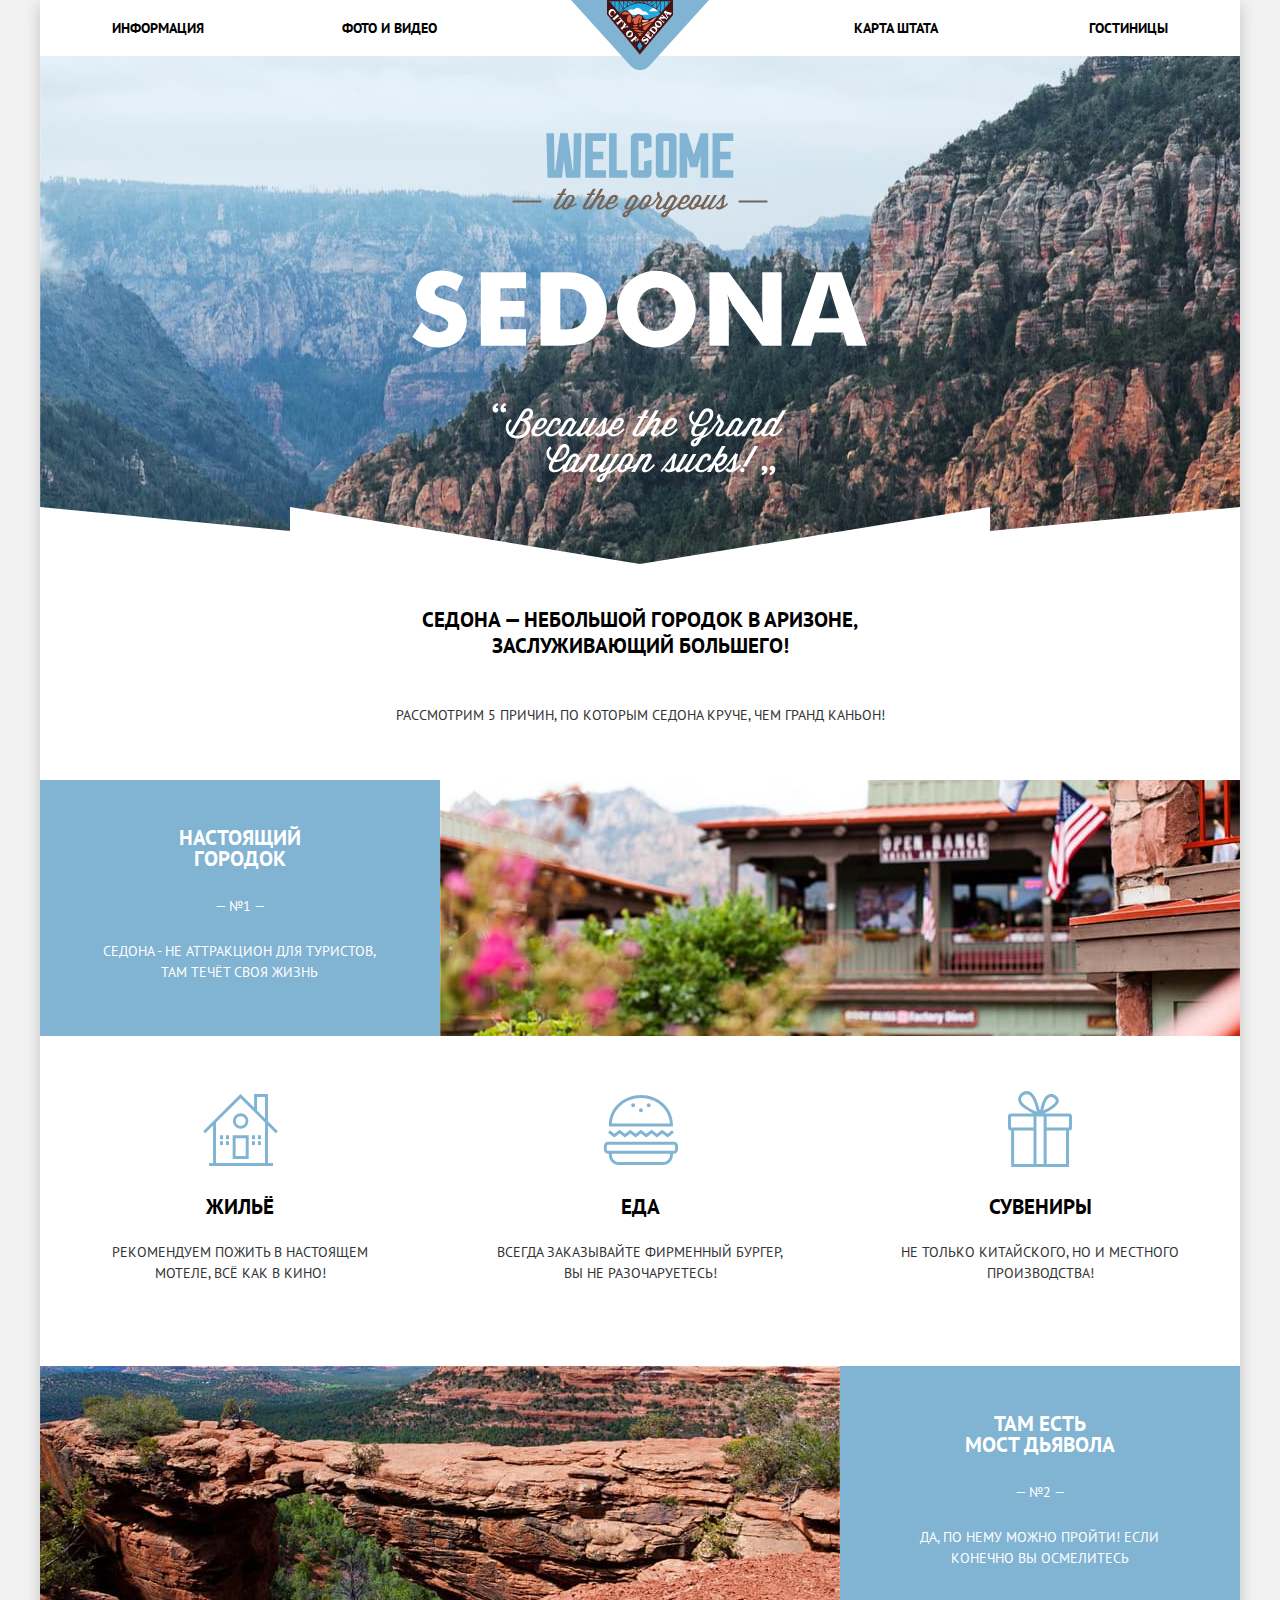
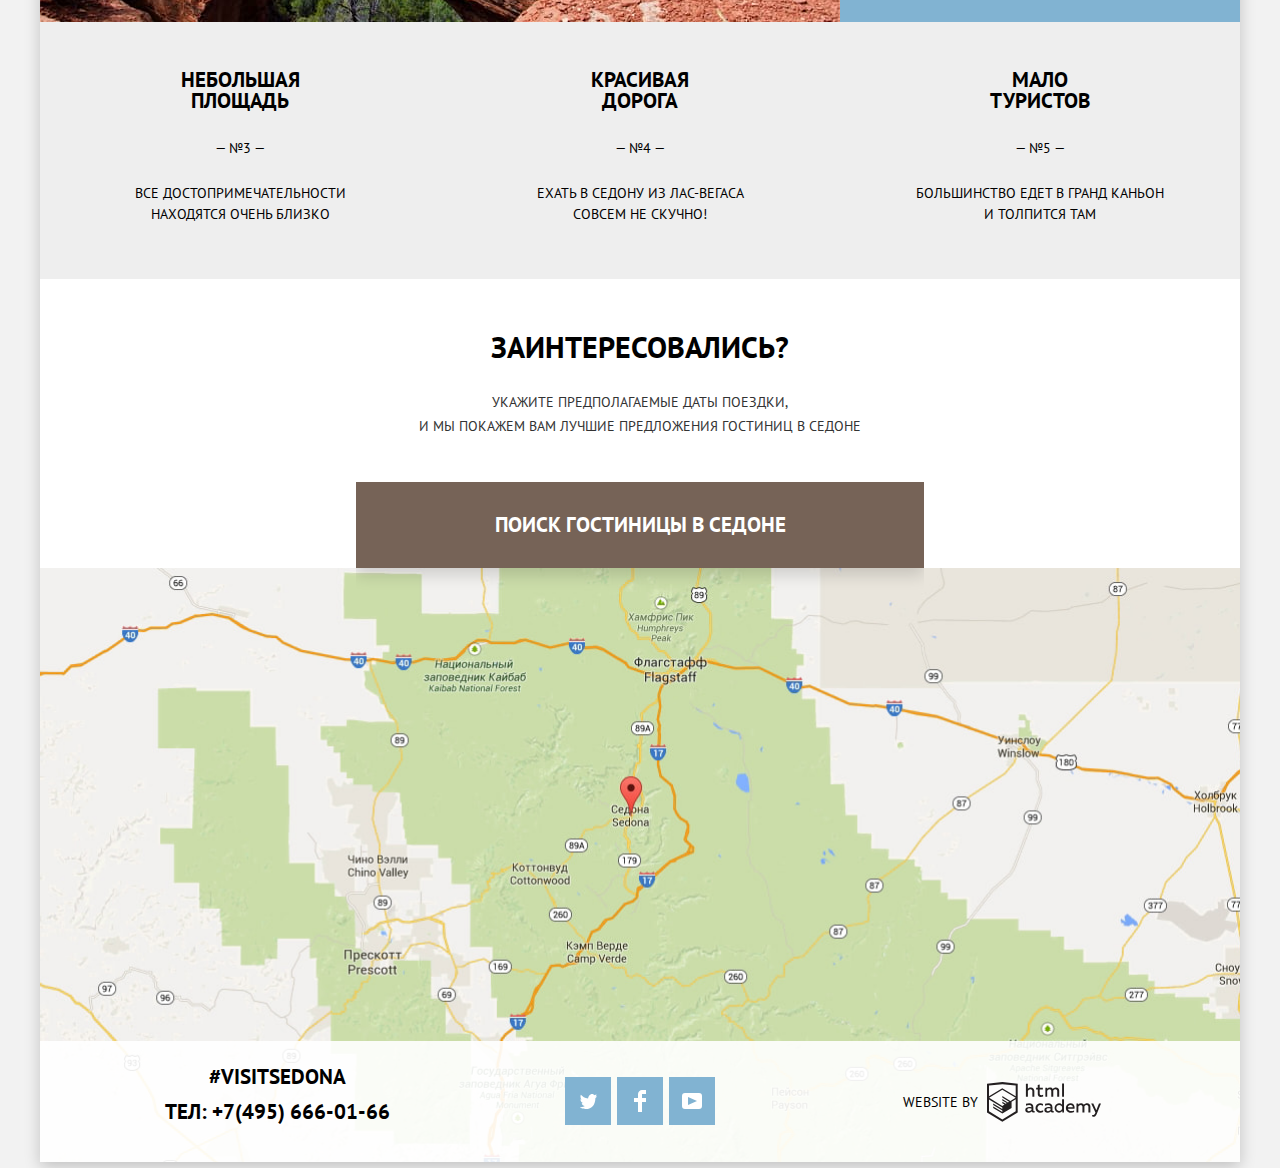
<file: index.html>
<!DOCTYPE html>
<html class="page" lang="ru">

<head>
  <meta charset="utf-8">
  <title>Добро пожаловать в город Седона</title>
  <link rel="stylesheet" href="https://fonts.googleapis.com/css2?family=PT+Sans:wght@400;700&display=swap">
  <link rel="stylesheet" href="css/normalize.min.css">
  <link rel="stylesheet" href="css/style.min.css">
  <link rel="icon" href="favicon.ico">
  <link rel="icon" href="img/favicons/favicon_32.svg" type="image/svg+xml">
  <link rel="apple-touch-icon" href="img/favicons/favicon_180.png">
  <link rel="manifest" href="manifest.webmanifest.js">
</head>

<body class="page-body">

  <div class="container">

    <header class="main-header">
      <nav class="main-navigation">
        <a class="main-header-logo">
          <img src="img/logo.svg" width="138" height="70" alt="Логотип города Седона">
        </a>
        <ul class="site-navigation">
          <li><a href="blank.html">Информация</a></li>
          <li><a href="blank.html">Фото и видео</a></li>
          <li><a href="blank.html">Карта штата</a></li>
          <li><a href="catalog.html">Гостиницы</a></li>
        </ul>
      </nav>
    </header>

    <main>

      <h1 class="visually-hidden">Город Седона</h1>

      <section class="main-slogan">
        <h2 class="visually-hidden">Добро пожаловать в город Седона</h2>
        <div class="slogan-container">
          <img class="slogan" src="img/welcome.svg" width="456" height="350" alt="Welcome to the gorgeous Sedona">
        </div>
        <p>Седона — небольшой городок в Аризоне, заслуживающий большего!</p>
      </section>

      <section class="features">
        <h2 class="visually-hidden">Преимущества Седоны</h2>
        <p class="features-causes">Рассмотрим 5 причин, по которым Седона круче, чем Гранд Каньон!</p>
        <ul class="features-list">
          <li class="feature-item feature-item-white">
            <div>
              <h3 class="feature-item-caption">
                Настоящий<br>
                городок
              </h3>
              <span>&mdash; №1 &mdash;</span>
              <p>Седона - не аттракцион для туристов, там течёт своя жизнь</p>
            </div>
            <img class="feature-item-picture" src="img/feature_city.jpg" width="800" height="256" alt="Дома в Седоне">
          </li>
          <li>
            <h3 class="visually-hidden">Услуги</h3>
            <ul class="services-list">
              <li class="service-item service-housing">
                <h4 class="service-item-caption">Жильё</h4>
                <p>Рекомендуем пожить в настоящем мотеле, всё как в кино!</p>
              </li>
              <li class="service-item service-food">
                <h4 class="service-item-caption">Еда</h4>
                <p>Всегда заказывайте фирменный бургер, вы не разочаруетесь!</p>
              </li>
              <li class="service-item service-souvenirs">
                <h4 class="service-item-caption">Сувениры</h4>
                <p>Не только китайского, но и местного производства!</p>
              </li>
            </ul>
          </li>
          <li class="feature-item feature-item-white feature-item-reverse">
            <div>
              <h3 class="feature-item-caption">
                Там есть<br>
                мост дьявола
              </h3>
              <span>&mdash; №2 &mdash;</span>
              <p>Да, по нему можно пройти! Если конечно вы осмелитесь</p>
            </div>
            <img class="feature-item-picture" src="img/feature_bridge.jpg" width="800" height="256" alt="Мост дьявола">
          </li>
          <li>
            <ul class="feature-item-container">
              <li class="feature-item">
                <h3 class="feature-item-caption">
                  Небольшая<br>
                  площадь
                </h3>
                <span>&mdash; №3 &mdash;</span>
                <p>Все достопримечательности находятся очень близко</p>
              </li>
              <li class="feature-item">
                <h3 class="feature-item-caption">
                  Красивая<br>
                  дорога
                </h3>
                <span>&mdash; №4 &mdash;</span>
                <p>Ехать в Седону из Лас-Вегаса совсем не скучно!</p>
              </li>
              <li class="feature-item">
                <h3 class="feature-item-caption">
                  Мало<br>
                  туристов
                </h3>
                <span>&mdash; №5 &mdash;</span>
                <p>Большинство едет в Гранд Каньон и толпится там</p>
              </li>
            </ul>
          </li>
        </ul>
      </section>

      <section class="hotel-search">
        <h2 class="visually-hidden">Форма поиска гостиницы</h2>
        <span>Заинтересовались?</span>
        <p>
          Укажите предполагаемые даты поездки,<br>
          и мы покажем вам лучшие предложения гостиниц в Седоне
        </p>
        <div class="form-wrapper">
          <form class="hotel-search-form" method="get" action="https://echo.htmlacademy.ru/" target="_blank">
            <button class="hotel-finder-button" type="button">Поиск гостиницы в Седоне</button>
            <div class="form-container form-container-show">
              <p class="hotel-search-form-item">
                <label class="search-form-label" for="arrival-date">Дата заезда:</label>
                <input class="hotel-search-form-input" id="arrival-date" type="text" name="date-of-arrival" value="24 апреля 2017">
                <button class="calendar-button" type="button" aria-label="Выберите дату заезда">
                  <svg aria-hidden="true" focusable="false" width="21" height="23" fill="none" xmlns="http://www.w3.org/2000/svg"><path fill-rule="evenodd" clip-rule="evenodd" d="M16.4 3.02h2.85c.97 0 1.75.83 1.75 1.84v16.3A1.8 1.8 0 0 1 19.25 23H1.75A1.8 1.8 0 0 1 0 21.16V4.86a1.8 1.8 0 0 1 1.75-1.84h2.84V1.65c0-.38.3-.7.66-.7.36 0 .66.32.66.7v1.37h3.93V1.65c0-.38.3-.7.66-.7.36 0 .66.32.66.7v1.37h3.93V1.65c0-.38.3-.7.66-.7.36 0 .66.32.66.7v1.37zm3.16 18.46c.09-.08.13-.2.13-.32V4.86c0-.25-.2-.46-.44-.46h-2.84v1.38c0 .38-.3.69-.66.69a.67.67 0 0 1-.65-.69V4.4h-3.94v1.38c0 .38-.3.69-.66.69a.67.67 0 0 1-.65-.69V4.4H5.9v1.38c0 .38-.3.69-.66.69a.67.67 0 0 1-.66-.69V4.4H1.75a.45.45 0 0 0-.44.46v16.3c0 .25.2.46.44.46h17.5c.12 0 .23-.05.31-.14z" fill="#A9A9A9"/><path fill-rule="evenodd" clip-rule="evenodd" d="M4.6 9.23h2.62v2.06H4.59V9.23zm0 3.44h2.62v2.07H4.59v-2.07zm2.62 3.44H4.59v2.07h2.63V16.1zm1.97 0h2.62v2.07H9.2V16.1zm2.62-3.44H9.2v2.07h2.62v-2.07zM9.2 9.23h2.62v2.06H9.2V9.23zm7.22 6.88h-2.63v2.07h2.63V16.1zm-2.63-3.44h2.63v2.07h-2.63v-2.07zm2.63-3.44h-2.63v2.06h2.63V9.23z" fill="#A9A9A9"/></svg>
                </button>
              </p>
              <p class="hotel-search-form-item">
                <label class="search-form-label" for="departure-date">Дата выезда:</label>
                <input class="hotel-search-form-input" id="departure-date" type="text" name="date-of-departure" value="4 июля 2017">
                <button class="calendar-button" type="button" aria-label="Выберите дату выезда">
                  <svg aria-hidden="true" focusable="false" width="21" height="23" fill="none" xmlns="http://www.w3.org/2000/svg"><path fill-rule="evenodd" clip-rule="evenodd" d="M16.4 3.02h2.85c.97 0 1.75.83 1.75 1.84v16.3A1.8 1.8 0 0 1 19.25 23H1.75A1.8 1.8 0 0 1 0 21.16V4.86a1.8 1.8 0 0 1 1.75-1.84h2.84V1.65c0-.38.3-.7.66-.7.36 0 .66.32.66.7v1.37h3.93V1.65c0-.38.3-.7.66-.7.36 0 .66.32.66.7v1.37h3.93V1.65c0-.38.3-.7.66-.7.36 0 .66.32.66.7v1.37zm3.16 18.46c.09-.08.13-.2.13-.32V4.86c0-.25-.2-.46-.44-.46h-2.84v1.38c0 .38-.3.69-.66.69a.67.67 0 0 1-.65-.69V4.4h-3.94v1.38c0 .38-.3.69-.66.69a.67.67 0 0 1-.65-.69V4.4H5.9v1.38c0 .38-.3.69-.66.69a.67.67 0 0 1-.66-.69V4.4H1.75a.45.45 0 0 0-.44.46v16.3c0 .25.2.46.44.46h17.5c.12 0 .23-.05.31-.14z" fill="#A9A9A9"/><path fill-rule="evenodd" clip-rule="evenodd" d="M4.6 9.23h2.62v2.06H4.59V9.23zm0 3.44h2.62v2.07H4.59v-2.07zm2.62 3.44H4.59v2.07h2.63V16.1zm1.97 0h2.62v2.07H9.2V16.1zm2.62-3.44H9.2v2.07h2.62v-2.07zM9.2 9.23h2.62v2.06H9.2V9.23zm7.22 6.88h-2.63v2.07h2.63V16.1zm-2.63-3.44h2.63v2.07h-2.63v-2.07zm2.63-3.44h-2.63v2.06h2.63V9.23z" fill="#A9A9A9"/></svg>
                </button>
              </p>
              <div class="search-item-container">
                <p class="hotel-search-form-item">
                  <label class="search-form-label" for="adults-number">Взрослые:</label>
                  <button class="button-minus" type="button" aria-label="Уменьшить количество">
                    <svg aria-hidden="true" focusable="false" width="12" height="3" viewBox="0 0 12 3" fill="none" xmlns="http://www.w3.org/2000/svg"><rect width="12" height="3" fill="#A9A9A9"/></svg>
                  </button>
                  <input class="hotel-search-form-input" id="adults-number" type="number" name="number-of-adults" value="2">
                  <button class="button-plus" type="button" aria-label="Увеличить количество">
                    <svg aria-hidden="true" focusable="false" width="11" height="11" viewBox="0 0 11 11" fill="none" xmlns="http://www.w3.org/2000/svg"><path fill-rule="evenodd" clip-rule="evenodd" d="M4.23086 6.76932V11H6.76932V6.76932H11V4.23086H6.76932V0H4.23085V4.23086H0V6.76932H4.23086Z" fill="#A9A9A9"/></svg>
                  </button>
                </p>
                <p class="hotel-search-form-item">
                  <label class="search-form-label children-number-label" for="children-number">Дети:</label>
                  <button class="button-minus" type="button" aria-label="Уменьшить количество">
                    <svg aria-hidden="true" focusable="false" width="12" height="3" viewBox="0 0 12 3" fill="none" xmlns="http://www.w3.org/2000/svg"><rect width="12" height="3" fill="#A9A9A9"/></svg>
                  </button>
                  <input class="hotel-search-form-input" id="children-number" type="number" name="number-of-children" value="0">
                  <button class="button-plus" type="button" aria-label="Увеличить количество">
                    <svg aria-hidden="true" focusable="false" width="11" height="11" viewBox="0 0 11 11" fill="none" xmlns="http://www.w3.org/2000/svg"><path fill-rule="evenodd" clip-rule="evenodd" d="M4.23086 6.76932V11H6.76932V6.76932H11V4.23086H6.76932V0H4.23085V4.23086H0V6.76932H4.23086Z" fill="#A9A9A9"/></svg>
                  </button>
                </p>
              </div>
              <button class="hotel-search-button" type="submit">Найти</button>
            </div>
          </form>
        </div>
        <div class="map">
          <iframe src="https://www.google.com/maps/embed?pb=!1m18!1m12!1m3!1d418654.7068442578!2d-112.0021684270318!3d34.93805969322021!2m3!1f0!2f0!3f0!3m2!1i1024!2i768!4f13.1!3m3!1m2!1s0x872da15809a0dee3%3A0x22ca556fbe412052!2sSedona%20%2F%20Red%20Rock%20Country!5e0!3m2!1sru!2sru!4v1616447368914!5m2!1sru!2sru" width="1200" height="594" style="border:0;" allowfullscreen="" loading="lazy"></iframe>
        </div>
      </section>

    </main>

    <footer class="main-footer index-footer">
      <div class="footer-container">
        <section class="footer-contacts">
          <h2 class="visually-hidden">Контактные данные</h2>
          <p><a href="#">#VISITSEDONA</a></p>
          <p>ТЕЛ: <a href="tel:+74956660166">+7(495) 666-01-66</a></p>
        </section>

        <section>
          <h2 class="visually-hidden">Ссылки на соц. сети</h2>
          <ul class="footer-social">
            <li>
              <a class="social-button" href="#">
                <span class="visually-hidden">Твиттер</span>
                <svg aria-hidden="true" focusable="false" width="17" height="17" fill="none" xmlns="http://www.w3.org/2000/svg"><path d="M10.95 1.144c1.685-.496 2.984.27 3.577 1.18.673-.232 1.331-.482 2.011-.709a2.345 2.345 0 0 1-.857 1.768c.685.17 1.304-.49 1.304-.49-.169 1-1.006 1.787-1.563 2.023-.231 6.75-3.175 11.217-10.077 11.082h-.446c-.41 0-4.164-.46-4.898-1.887 2.271.196 3.893-.422 4.693-1.177-.96-.3-2.679-.477-2.979-2.95.349.106.564.228 1.19.12C1.705 9.246.374 8.53.448 6.33c.285.328 1.067.536 1.34.472-.703-.24-1.97-3.36-.894-4.952 1.818 1.854 3.735 3.606 7.152 3.773.208-2.293 1.137-3.83 2.904-4.479z" fill="#fff"/></svg>
              </a>
            </li>
            <li>
              <a class="social-button" href="#">
                <span class="visually-hidden">Фейсбук</span>
                <svg aria-hidden="true" focusable="false" width="12" height="22" fill="none" xmlns="http://www.w3.org/2000/svg"><path d="M12 4V0H8C6 0 4 2 4 4v4H0v4h4v10h4V12h4V8H8V4h4z" fill="#ffff"/></svg>
              </a>
            </li>
            <li>
              <a class="social-button" href="#">
                <span class="visually-hidden">Ютуб</span>
                <svg aria-hidden="true" focusable="false" width="20" height="16" fill="none" xmlns="http://www.w3.org/2000/svg"><path fill-rule="evenodd" clip-rule="evenodd" d="M3 0h14a3 3 0 0 1 3 3v10a3 3 0 0 1-3 3H3a3 3 0 0 1-3-3V3a3 3 0 0 1 3-3zm3.03 4v8L15 8 6.03 4z" fill="#fff"/></svg>
              </a>
            </li>
          </ul>
        </section>

        <section class="footer-copyright">
          <p>Website by
            <a class="footer-copyright-link" href="https://htmlacademy.ru/intensive/htmlcss" aria-label="HTML-academy">
              <svg aria-hidden="true" focusable="false" width="115" height="41" fill="none" xmlns="http://www.w3.org/2000/svg"><path fill-rule="evenodd" clip-rule="evenodd" d="M15.52 1.057h-.17L0 2.72v28.776l15.35 9.343 15.352-9.344V2.72L15.52 1.057zm61.498 1.565h-1.93v13.11h1.93V2.621zm-36.156.01v5.136a3.976 3.976 0 0 1 2.849-1.23 3.387 3.387 0 0 1 2.614 1.007 3.55 3.55 0 0 1 1.015 2.662v5.556h-1.973v-5.297a1.984 1.984 0 0 0-.41-1.44 1.899 1.899 0 0 0-1.289-.718h-.316a3.081 3.081 0 0 0-2.448 1.5v5.955H38.9V2.633h1.963zm36.156 28.852h-1.74v-1.425a4.061 4.061 0 0 1-3.366 1.662c-2.437-.168-4.33-2.239-4.33-4.736 0-2.498 1.893-4.569 4.33-4.737a3.98 3.98 0 0 1 3.165 1.402v-5.33h1.941v13.164zm-29.952-1.425c.197-.008.392-.044.58-.107v1.435c-.398.153-.82.23-1.245.226a1.758 1.758 0 0 1-1.762-1.079 5.035 5.035 0 0 1-3.313 1.166c-1.593 0-3.07-.896-3.07-2.752 0-2.298 2.11-3.01 3.914-3.01.77.013 1.537.103 2.29.27v-.324c0-1.079-.802-1.91-2.31-1.91a7.682 7.682 0 0 0-3.166.69V22.83a10.56 10.56 0 0 1 3.365-.593c2.49 0 4.02 1.209 4.02 3.938v3.237a.592.592 0 0 0 .13.429c.096.12.236.194.387.208h.18v.01zM40.27 28.84c.027.389.205.75.495 1.004.289.253.666.378 1.046.345h.116a3.537 3.537 0 0 0 2.542-1.079v-1.532a10.039 10.039 0 0 0-1.91-.227c-1.055 0-2.278.356-2.278 1.49h-.01zm15.752-5.902a5.183 5.183 0 0 0-2.712-.69h-.369a4.514 4.514 0 0 0-3.18 1.471 4.722 4.722 0 0 0-1.23 3.341v.442c.164 2.498 2.273 4.39 4.716 4.23 1.004.024 2-.187 2.912-.615v-1.845a5.185 5.185 0 0 1-2.564.69 2.885 2.885 0 0 1-2.657-1.426 3.024 3.024 0 0 1 0-3.07 2.884 2.884 0 0 1 2.657-1.427c.865-.003 1.71.26 2.427.755v-1.856zM66.15 30.06c.198-.008.393-.045.58-.108v1.435c-.397.153-.82.23-1.244.226a1.758 1.758 0 0 1-1.762-1.079 5.035 5.035 0 0 1-3.313 1.166c-1.593 0-3.07-.896-3.07-2.752 0-2.298 2.11-3.01 3.914-3.01.77.013 1.537.103 2.29.27v-.324c0-1.079-.802-1.91-2.311-1.91a7.682 7.682 0 0 0-3.165.69V22.83c1.084-.379 2.22-.58 3.365-.593 2.49 0 4.02 1.209 4.02 3.938v3.237a.592.592 0 0 0 .129.429c.097.12.237.194.388.208h.18v.01zm-6.296-.212a1.468 1.468 0 0 1-.498-1.008h.021c0-1.133 1.16-1.489 2.279-1.489.642.015 1.281.09 1.91.227v1.532a3.537 3.537 0 0 1-2.543 1.079h-.116a1.404 1.404 0 0 1-1.053-.34zm9.472-2.918c0-1.644 1.304-2.977 2.912-2.977l.021.054c1.214 0 2.314.731 2.806 1.866v2.158a3.015 3.015 0 0 1-2.827 1.877c-1.608 0-2.912-1.333-2.912-2.978zm14.022-4.682c3.492 0 4.705 2.892 4.135 5.492h-6.562c.222 1.618 1.762 2.276 3.366 2.276a6.326 6.326 0 0 0 2.785-.636v1.726c-1 .436-2.08.646-3.165.615-2.67 0-5.012-1.532-5.012-4.769a4.572 4.572 0 0 1 1.145-3.268 4.37 4.37 0 0 1 3.076-1.469h.232v.033zm-2.48 3.927c.101-1.351 1.253-2.365 2.575-2.265h.042c.62-.057 1.234.17 1.675.62.442.449.666 1.075.614 1.71H80.87v-.065zm8.62 5.287v-8.966h1.74v1.079a3.983 3.983 0 0 1 2.934-1.37 3.001 3.001 0 0 1 2.785 1.51c.793-.881 1.9-1.399 3.07-1.435a3.192 3.192 0 0 1 2.489 1.01c.647.69.971 1.631.887 2.583v5.61h-2.004v-5.556a1.74 1.74 0 0 0-.366-1.262 1.665 1.665 0 0 0-1.132-.626h-.275a2.936 2.936 0 0 0-2.184 1.208v6.237H95.43v-5.557a1.742 1.742 0 0 0-.38-1.266 1.666 1.666 0 0 0-1.15-.611h-.21a3.153 3.153 0 0 0-2.333 1.392v6.074h-1.825l-.042-.054zm24.488-8.988h-2.005l-2.648 6.798-3.018-6.787h-2.11l4.221 9.063-.18.454c-.517 1.36-1.234 2.05-2.184 2.05a2.96 2.96 0 0 1-.897-.13v1.694c.38.096.77.147 1.161.151 1.329 0 2.585-.744 3.534-3.086l4.126-10.206zM52.689 6.787V3.55l-1.962.464v2.719h-1.583V8.49h1.646v4.5c-.067.826.234 1.64.82 2.213a2.653 2.653 0 0 0 2.197.743c.793.007 1.58-.121 2.332-.378v-1.726a4.647 4.647 0 0 1-1.783.356c-1.14 0-1.667-.389-1.667-1.575V8.513h3.165V6.787H52.69zm5.697 8.966V6.754h1.752v1.08a3.983 3.983 0 0 1 2.922-1.382 2.998 2.998 0 0 1 2.743 1.435c.793-.882 1.9-1.4 3.07-1.435.94-.037 1.85.347 2.491 1.052.64.704.949 1.66.843 2.617v5.62h-2.004v-5.556a1.743 1.743 0 0 0-.366-1.262 1.668 1.668 0 0 0-1.132-.626h-.243a2.937 2.937 0 0 0-2.184 1.209v6.236h-2.005v-5.557a1.742 1.742 0 0 0-.365-1.262 1.667 1.667 0 0 0-1.133-.626h-.242A3.153 3.153 0 0 0 60.2 9.69v6.074h-1.815v-.01zm-29.689 14.55l.01-.006-.01.021v-.015zm0-11.983v11.983l-13.346 8.13-13.346-8.115V18.515l13.283 8.092v1.424l-9.105-5.503v1.414l9.157 5.621v1.5l-9.147-5.567v1.456l9.158 5.621 9.232-5.653v-6.107l4.114-2.492zm.01-1.542l-3.67 2.158-1.689 1.079-8.04-4.931v1.413l6.848 4.23-.148.097-1.055.582-5.665-3.452v1.445l4.473 2.72-1.055.722-3.376-2.05v1.414l2.215 1.338-2.247 1.36L2.11 16.863 15.31 8.729l13.399 8.049zm-13.42-9.506l13.42 8.081V4.563L15.362 3.13 2.015 4.564v10.79l13.273-8.082z" fill="#231F20"/></svg>
            </a>
          </p>
        </section>
      </div>
    </footer>
  </div>

  <script src="js/finder-form.min.js"></script>

</body>

</html>
</file>
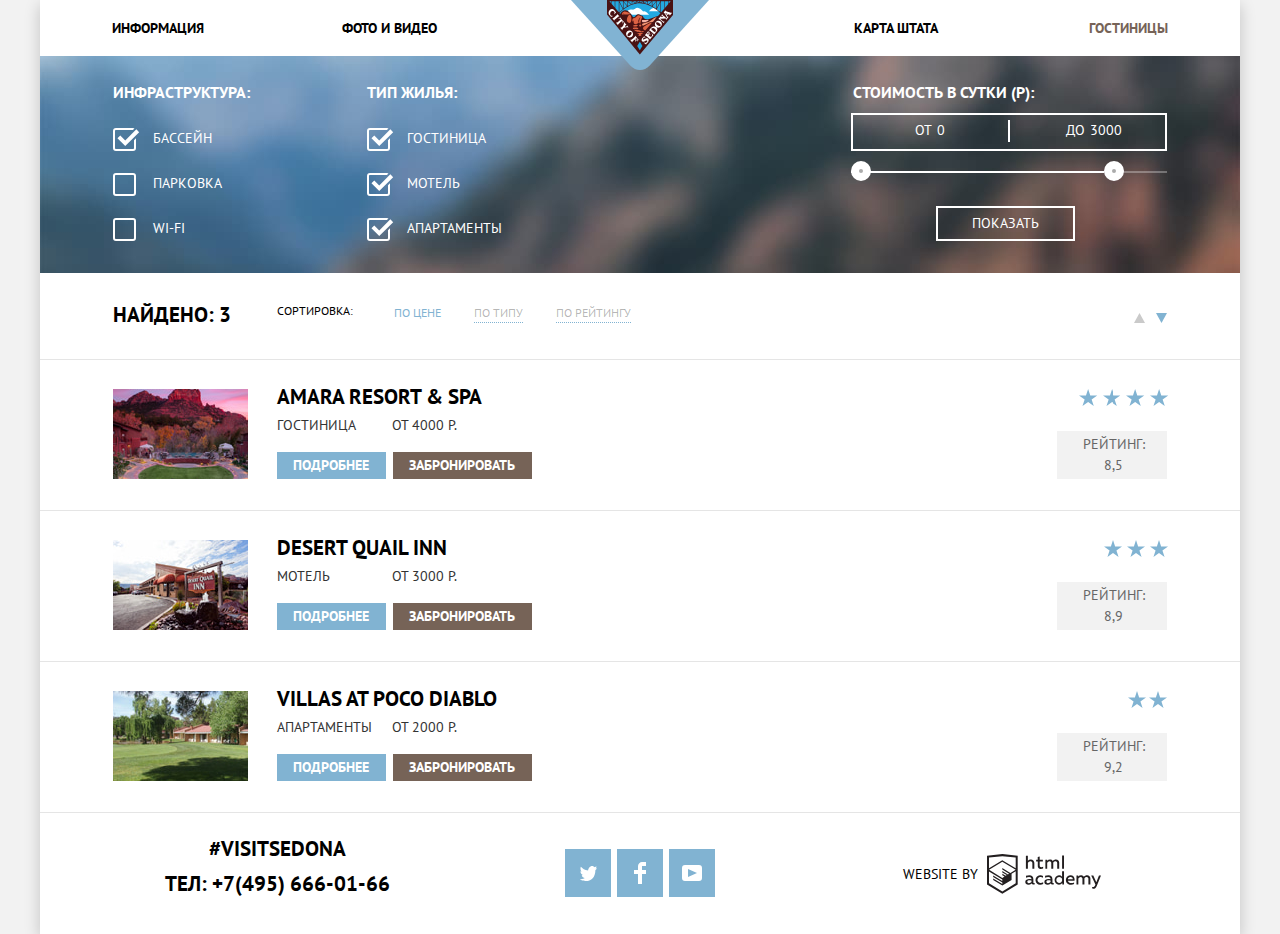
<file: catalog.html>
<!DOCTYPE html>
<html class="page" lang="ru">

<head>
  <meta charset="utf-8">
  <title>Добро пожаловать в город Седона</title>
  <link rel="stylesheet" href="https://fonts.googleapis.com/css2?family=PT+Sans:wght@400;700&display=swap">
  <link rel="stylesheet" href="css/normalize.min.css">
  <link rel="stylesheet" href="css/style.min.css">
  <link rel="icon" href="favicon.ico">
  <link rel="icon" href="img/favicons/favicon_32.svg" type="image/svg+xml">
  <link rel="apple-touch-icon" href="img/favicons/favicon_180.png">
  <link rel="manifest" href="manifest.webmanifest.js">
</head>

<body class="page-body inner-page">

  <div class="container">

    <header class="main-header">
      <nav class="main-navigation">
        <a class="main-header-logo" href="index.html">
          <img src="img/logo.svg" width="138" height="70" alt="Логотип города Седона">
        </a>
        <ul class="site-navigation">
          <li><a href="blank.html">Информация</a></li>
          <li><a href="blank.html">Фото и видео</a></li>
          <li><a href="blank.html">Карта штата</a></li>
          <li class="site-navigation-current"><a>Гостиницы</a></li>
        </ul>
      </nav>
    </header>

    <main>

      <h1 class="visually-hidden">Гостиницы Седоны</h1>

      <section>
        <h2 class="visually-hidden">Фильтр жилья</h2>

        <form class="hotel-filter" method="get" action="https://echo.htmlacademy.ru/" target="_blank">

          <fieldset class="hotel-filter-checkbox">
            <legend class="filter-legend">Инфраструктура:</legend>
            <ul class="filter-checkbox">
              <li>
                <label for="filter-pool">
                  <input class="filter-input-checkbox filter-input visually-hidden" type="checkbox" name="pool" id="filter-pool" checked>
                  <svg class="checkbox-on" aria-hidden="true" focusable="false" width="27" height="23" fill="none" xmlns="http://www.w3.org/2000/svg"><path d="M7.29 7.49L4.46 10.3l7.78 7.79L26.17 4.17l-2.83-2.83-11.1 11.1-4.95-4.95z" fill="currentColor"/><path d="M21 20c0 .54-.46 1-1 1H3c-.54 0-1-.46-1-1V3c0-.54.46-1 1-1h16.9L21.5.42A2.96 2.96 0 0 0 20 0H3a3 3 0 0 0-3 3v17a3 3 0 0 0 3 3h17a3 3 0 0 0 3-3v-9.83l-2 2V20z" fill="currentColor"/></svg>
                  <svg class="checkbox-off" aria-hidden="true" focusable="false" width="23" height="23" fill="none" xmlns="http://www.w3.org/2000/svg"><path fill-rule="evenodd" clip-rule="evenodd" d="M3 0h17a3 3 0 0 1 3 3v17a3 3 0 0 1-3 3H3a3 3 0 0 1-3-3V3a3 3 0 0 1 3-3zm18 3c0-.54-.46-1-1-1H3c-.54 0-1 .46-1 1v17c0 .54.46 1 1 1h17c.54 0 1-.46 1-1V3z" fill="currentColor"/></svg>
                  Бассейн
                </label>
              </li>
              <li>
                <label for="filter-parking">
                  <input class="filter-input-checkbox filter-input visually-hidden" type="checkbox" name="parking" id="filter-parking">
                  <svg class="checkbox-on" aria-hidden="true" focusable="false" width="27" height="23" fill="none" xmlns="http://www.w3.org/2000/svg"><path d="M7.29 7.49L4.46 10.3l7.78 7.79L26.17 4.17l-2.83-2.83-11.1 11.1-4.95-4.95z" fill="currentColor"/><path d="M21 20c0 .54-.46 1-1 1H3c-.54 0-1-.46-1-1V3c0-.54.46-1 1-1h16.9L21.5.42A2.96 2.96 0 0 0 20 0H3a3 3 0 0 0-3 3v17a3 3 0 0 0 3 3h17a3 3 0 0 0 3-3v-9.83l-2 2V20z" fill="currentColor"/></svg>
                  <svg class="checkbox-off" aria-hidden="true" focusable="false" width="23" height="23" fill="none" xmlns="http://www.w3.org/2000/svg"><path fill-rule="evenodd" clip-rule="evenodd" d="M3 0h17a3 3 0 0 1 3 3v17a3 3 0 0 1-3 3H3a3 3 0 0 1-3-3V3a3 3 0 0 1 3-3zm18 3c0-.54-.46-1-1-1H3c-.54 0-1 .46-1 1v17c0 .54.46 1 1 1h17c.54 0 1-.46 1-1V3z" fill="currentColor"/></svg>
                  Парковка
                </label>
              </li>
              <li>
                <label for="filter-wi-fi">
                  <input class="filter-input-checkbox filter-input visually-hidden" type="checkbox" name="wi-fi" id="filter-wi-fi">
                  <svg class="checkbox-on" aria-hidden="true" focusable="false" width="27" height="23" fill="none" xmlns="http://www.w3.org/2000/svg"><path d="M7.29 7.49L4.46 10.3l7.78 7.79L26.17 4.17l-2.83-2.83-11.1 11.1-4.95-4.95z" fill="currentColor"/><path d="M21 20c0 .54-.46 1-1 1H3c-.54 0-1-.46-1-1V3c0-.54.46-1 1-1h16.9L21.5.42A2.96 2.96 0 0 0 20 0H3a3 3 0 0 0-3 3v17a3 3 0 0 0 3 3h17a3 3 0 0 0 3-3v-9.83l-2 2V20z" fill="currentColor"/></svg>
                  <svg class="checkbox-off" aria-hidden="true" focusable="false" width="23" height="23" fill="none" xmlns="http://www.w3.org/2000/svg"><path fill-rule="evenodd" clip-rule="evenodd" d="M3 0h17a3 3 0 0 1 3 3v17a3 3 0 0 1-3 3H3a3 3 0 0 1-3-3V3a3 3 0 0 1 3-3zm18 3c0-.54-.46-1-1-1H3c-.54 0-1 .46-1 1v17c0 .54.46 1 1 1h17c.54 0 1-.46 1-1V3z" fill="currentColor"/></svg>
                  Wi-fi
                </label>
              </li>
            </ul>
          </fieldset>

          <fieldset class="hotel-filter-checkbox">
            <legend class="filter-legend">Тип жилья:</legend>
            <ul class="filter-checkbox">
              <li>
                <label for="filter-hotel">
                  <input class="filter-input-checkbox filter-input visually-hidden" type="checkbox" name="hotel" id="filter-hotel" checked>
                  <svg class="checkbox-on" aria-hidden="true" focusable="false" width="27" height="23" fill="none" xmlns="http://www.w3.org/2000/svg"><path d="M7.29 7.49L4.46 10.3l7.78 7.79L26.17 4.17l-2.83-2.83-11.1 11.1-4.95-4.95z" fill="currentColor"/><path d="M21 20c0 .54-.46 1-1 1H3c-.54 0-1-.46-1-1V3c0-.54.46-1 1-1h16.9L21.5.42A2.96 2.96 0 0 0 20 0H3a3 3 0 0 0-3 3v17a3 3 0 0 0 3 3h17a3 3 0 0 0 3-3v-9.83l-2 2V20z" fill="currentColor"/></svg>
                  <svg class="checkbox-off" aria-hidden="true" focusable="false" width="23" height="23" fill="none" xmlns="http://www.w3.org/2000/svg"><path fill-rule="evenodd" clip-rule="evenodd" d="M3 0h17a3 3 0 0 1 3 3v17a3 3 0 0 1-3 3H3a3 3 0 0 1-3-3V3a3 3 0 0 1 3-3zm18 3c0-.54-.46-1-1-1H3c-.54 0-1 .46-1 1v17c0 .54.46 1 1 1h17c.54 0 1-.46 1-1V3z" fill="currentColor"/></svg>
                  Гостиница
                </label>
              </li>
              <li>
                <label for="filter-motel">
                  <input class="filter-input-checkbox filter-input visually-hidden" type="checkbox" name="motel" id="filter-motel" checked>
                  <svg class="checkbox-on" aria-hidden="true" focusable="false" width="27" height="23" fill="none" xmlns="http://www.w3.org/2000/svg"><path d="M7.29 7.49L4.46 10.3l7.78 7.79L26.17 4.17l-2.83-2.83-11.1 11.1-4.95-4.95z" fill="currentColor"/><path d="M21 20c0 .54-.46 1-1 1H3c-.54 0-1-.46-1-1V3c0-.54.46-1 1-1h16.9L21.5.42A2.96 2.96 0 0 0 20 0H3a3 3 0 0 0-3 3v17a3 3 0 0 0 3 3h17a3 3 0 0 0 3-3v-9.83l-2 2V20z" fill="currentColor"/></svg>
                  <svg class="checkbox-off" aria-hidden="true" focusable="false" width="23" height="23" fill="none" xmlns="http://www.w3.org/2000/svg"><path fill-rule="evenodd" clip-rule="evenodd" d="M3 0h17a3 3 0 0 1 3 3v17a3 3 0 0 1-3 3H3a3 3 0 0 1-3-3V3a3 3 0 0 1 3-3zm18 3c0-.54-.46-1-1-1H3c-.54 0-1 .46-1 1v17c0 .54.46 1 1 1h17c.54 0 1-.46 1-1V3z" fill="currentColor"/></svg>
                  Мотель
                </label>
              </li>
              <li>
                <label for="filter-apartments">
                  <input class="filter-input-checkbox filter-input visually-hidden" type="checkbox" name="apartments" id="filter-apartments" checked>
                  <svg class="checkbox-on" aria-hidden="true" focusable="false" width="27" height="23" fill="none" xmlns="http://www.w3.org/2000/svg"><path d="M7.29 7.49L4.46 10.3l7.78 7.79L26.17 4.17l-2.83-2.83-11.1 11.1-4.95-4.95z" fill="currentColor"/><path d="M21 20c0 .54-.46 1-1 1H3c-.54 0-1-.46-1-1V3c0-.54.46-1 1-1h16.9L21.5.42A2.96 2.96 0 0 0 20 0H3a3 3 0 0 0-3 3v17a3 3 0 0 0 3 3h17a3 3 0 0 0 3-3v-9.83l-2 2V20z" fill="currentColor"/></svg>
                  <svg class="checkbox-off" aria-hidden="true" focusable="false" width="23" height="23" fill="none" xmlns="http://www.w3.org/2000/svg"><path fill-rule="evenodd" clip-rule="evenodd" d="M3 0h17a3 3 0 0 1 3 3v17a3 3 0 0 1-3 3H3a3 3 0 0 1-3-3V3a3 3 0 0 1 3-3zm18 3c0-.54-.46-1-1-1H3c-.54 0-1 .46-1 1v17c0 .54.46 1 1 1h17c.54 0 1-.46 1-1V3z" fill="currentColor"/></svg>
                  Апартаменты
                </label>
              </li>
            </ul>
          </fieldset>

          <fieldset class="hotel-filter-range">
            <legend class="filter-legend range-legend">Стоимость в сутки (р):</legend>
              <div class="price-controls">
                  <div class="input-range-border">
                    <label class="range-label" for="filter-min-prise">От</label>
                    <input class="filter-input-range filter-input" type="number" name="min-prise" id="filter-min-prise" value="0">
                  </div>
                  <div>
                    <label class="range-label label-max-price" for="filter-max-prise">До</label>
                    <input class="filter-input-range filter-input" type="number" name="max-prise" id="filter-max-prise" value="3000">
                  </div>
              </div>
              <div class="range-filter">
                <div class="range-controls">
                  <div class="scale">
                    <div class="bar"></div>
                  </div>
                    <div class="toggle toggle-min" tabindex="0" aria-label="Минимальная стоимость в сутки"></div>
                    <div class="toggle toggle-max" tabindex="0" aria-label="Максимальная стоимость в сутки"></div>
                </div>
              </div>
            <button class="show-hotels-button" type="submit">Показать</button>
          </fieldset>

        </form>

      </section>

      <section class="hotel-found-container">
        <p class="hotel-found">Найдено: 3</p>
        <p class="hotel-sorting">Сортировка:</p>
        <ul class="sorting-list">
          <li class="sorting-current"><a href="blank.html">По цене</a></li>
          <li><a href="blank.html">По типу</a></li>
          <li><a href="blank.html">По рейтингу</a></li>
        </ul>
        <ul class="sorting-buttons-list">
          <li>
            <a class="sorting-button" href="blank.html" aria-label="Сортировать по возрастанию">
              <svg aria-hidden="true" focusable="false" width="11" height="10" fill="none" xmlns="http://www.w3.org/2000/svg"><path d="M5.5 0L0 10h11L5.5 0z" fill="#CACACA"/></svg>
            </a>
          </li>
          <li>
            <a class="sorting-button-current sorting-button" href="blank.html" aria-label="Сортировать по убыванию">
              <svg aria-hidden="true" focusable="false" width="11" height="10" fill="none" xmlns="http://www.w3.org/2000/svg"><path d="M5.5 10L0 0h11" fill="#81B3D2"/></svg>
            </a>
          </li>
        </ul>
      </section>

      <section>
        <h2 class="visually-hidden">Список гостиниц</h2>
        <ul class="hotel-list">
          <li class="hotel-list-item">
            <div class="hotel-item-container">
              <a href="blank.html">
                <h3 class="hotel-name">Amara resort & spa</h3>
              </a>
              <p>
                <span>Гостиница</span>
                от 4000 р.
              </p>
              <div class="hotel-list-buttons">
                <a class="button-details" href="blank.html">Подробнее</a>
                <a class="button-reservation" href="blank.html">Забронировать</a>
              </div>
            </div>
            <a href="blank.html">
              <img src="img/hotels/amara_resort.jpg" width="135" height="90" alt="Amara resort & spa">
            </a>
            <div class="hotel-four-stars"></div>
            <p class="hotel-rating">Рейтинг: 8,5</p>
          </li>
          <li class="hotel-list-item">
            <div class="hotel-item-container">
              <a href="blank.html">
                <h3 class="hotel-name">Desert quail inn</h3>
              </a>
              <p>
                <span>Мотель</span>
                от 3000 р.
              </p>
              <div class="hotel-list-buttons">
                <a class="button-details" href="blank.html">Подробнее</a>
                <a class="button-reservation" href="blank.html">Забронировать</a>
              </div>
            </div>
            <a href="blank.html">
              <img src="img/hotels/desert_quail_inn.jpg" width="135" height="90" alt="Desert quail inn">
            </a>
            <div class="hotel-three-stars"></div>
            <p class="hotel-rating">Рейтинг: 8,9</p>
          </li>
          <li class="hotel-list-item">
            <div class="hotel-item-container">
              <a href="blank.html">
                <h3 class="hotel-name">Villas at poco diablo</h3>
              </a>
              <p>
                <span>Апартаменты</span>
                от 2000 р.
              </p>
              <div class="hotel-list-buttons">
                <a class="button-details" href="blank.html">Подробнее</a>
                <a class="button-reservation" href="blank.html">Забронировать</a>
              </div>
            </div>
            <a href="blank.html">
              <img src="img/hotels/villas_at_poco_diablo.jpg" width="135" height="90" alt="Villas at poco diablo">
            </a>
            <div class="hotel-two-stars"></div>
            <p class="hotel-rating">Рейтинг: 9,2</p>
          </li>
        </ul>
      </section>

    </main>

    <footer class="main-footer">
      <div class="footer-container">
        <section class="footer-contacts">
          <h2 class="visually-hidden">Контактные данные</h2>
          <p><a href="#">#VISITSEDONA</a></p>
          <p>ТЕЛ: <a href="tel:+74956660166">+7(495) 666-01-66</a></p>
        </section>

        <section>
          <h2 class="visually-hidden">Ссылки на соц. сети</h2>
          <ul class="footer-social">
            <li>
              <a class="social-button" href="#">
                <span class="visually-hidden">Твиттер</span>
                <svg aria-hidden="true" focusable="false" width="17" height="17" fill="none" xmlns="http://www.w3.org/2000/svg"><path d="M10.95 1.144c1.685-.496 2.984.27 3.577 1.18.673-.232 1.331-.482 2.011-.709a2.345 2.345 0 0 1-.857 1.768c.685.17 1.304-.49 1.304-.49-.169 1-1.006 1.787-1.563 2.023-.231 6.75-3.175 11.217-10.077 11.082h-.446c-.41 0-4.164-.46-4.898-1.887 2.271.196 3.893-.422 4.693-1.177-.96-.3-2.679-.477-2.979-2.95.349.106.564.228 1.19.12C1.705 9.246.374 8.53.448 6.33c.285.328 1.067.536 1.34.472-.703-.24-1.97-3.36-.894-4.952 1.818 1.854 3.735 3.606 7.152 3.773.208-2.293 1.137-3.83 2.904-4.479z" fill="#fff"/></svg>
              </a>
            </li>
            <li>
              <a class="social-button" href="#">
                <span class="visually-hidden">Фейсбук</span>
                <svg aria-hidden="true" focusable="false" width="12" height="22" fill="none" xmlns="http://www.w3.org/2000/svg"><path d="M12 4V0H8C6 0 4 2 4 4v4H0v4h4v10h4V12h4V8H8V4h4z" fill="#ffff"/></svg>
              </a>
            </li>
            <li>
              <a class="social-button" href="#">
                <span class="visually-hidden">Ютуб</span>
                <svg aria-hidden="true" focusable="false" width="20" height="16" fill="none" xmlns="http://www.w3.org/2000/svg"><path fill-rule="evenodd" clip-rule="evenodd" d="M3 0h14a3 3 0 0 1 3 3v10a3 3 0 0 1-3 3H3a3 3 0 0 1-3-3V3a3 3 0 0 1 3-3zm3.03 4v8L15 8 6.03 4z" fill="#fff"/></svg>
              </a>
            </li>
          </ul>
        </section>

        <section class="footer-copyright">
          <p>Website by
            <a class="footer-copyright-link" href="https://htmlacademy.ru/intensive/htmlcss" aria-label="HTML-academy">
              <svg aria-hidden="true" focusable="false" width="115" height="41" fill="none" xmlns="http://www.w3.org/2000/svg"><path fill-rule="evenodd" clip-rule="evenodd" d="M15.52 1.057h-.17L0 2.72v28.776l15.35 9.343 15.352-9.344V2.72L15.52 1.057zm61.498 1.565h-1.93v13.11h1.93V2.621zm-36.156.01v5.136a3.976 3.976 0 0 1 2.849-1.23 3.387 3.387 0 0 1 2.614 1.007 3.55 3.55 0 0 1 1.015 2.662v5.556h-1.973v-5.297a1.984 1.984 0 0 0-.41-1.44 1.899 1.899 0 0 0-1.289-.718h-.316a3.081 3.081 0 0 0-2.448 1.5v5.955H38.9V2.633h1.963zm36.156 28.852h-1.74v-1.425a4.061 4.061 0 0 1-3.366 1.662c-2.437-.168-4.33-2.239-4.33-4.736 0-2.498 1.893-4.569 4.33-4.737a3.98 3.98 0 0 1 3.165 1.402v-5.33h1.941v13.164zm-29.952-1.425c.197-.008.392-.044.58-.107v1.435c-.398.153-.82.23-1.245.226a1.758 1.758 0 0 1-1.762-1.079 5.035 5.035 0 0 1-3.313 1.166c-1.593 0-3.07-.896-3.07-2.752 0-2.298 2.11-3.01 3.914-3.01.77.013 1.537.103 2.29.27v-.324c0-1.079-.802-1.91-2.31-1.91a7.682 7.682 0 0 0-3.166.69V22.83a10.56 10.56 0 0 1 3.365-.593c2.49 0 4.02 1.209 4.02 3.938v3.237a.592.592 0 0 0 .13.429c.096.12.236.194.387.208h.18v.01zM40.27 28.84c.027.389.205.75.495 1.004.289.253.666.378 1.046.345h.116a3.537 3.537 0 0 0 2.542-1.079v-1.532a10.039 10.039 0 0 0-1.91-.227c-1.055 0-2.278.356-2.278 1.49h-.01zm15.752-5.902a5.183 5.183 0 0 0-2.712-.69h-.369a4.514 4.514 0 0 0-3.18 1.471 4.722 4.722 0 0 0-1.23 3.341v.442c.164 2.498 2.273 4.39 4.716 4.23 1.004.024 2-.187 2.912-.615v-1.845a5.185 5.185 0 0 1-2.564.69 2.885 2.885 0 0 1-2.657-1.426 3.024 3.024 0 0 1 0-3.07 2.884 2.884 0 0 1 2.657-1.427c.865-.003 1.71.26 2.427.755v-1.856zM66.15 30.06c.198-.008.393-.045.58-.108v1.435c-.397.153-.82.23-1.244.226a1.758 1.758 0 0 1-1.762-1.079 5.035 5.035 0 0 1-3.313 1.166c-1.593 0-3.07-.896-3.07-2.752 0-2.298 2.11-3.01 3.914-3.01.77.013 1.537.103 2.29.27v-.324c0-1.079-.802-1.91-2.311-1.91a7.682 7.682 0 0 0-3.165.69V22.83c1.084-.379 2.22-.58 3.365-.593 2.49 0 4.02 1.209 4.02 3.938v3.237a.592.592 0 0 0 .129.429c.097.12.237.194.388.208h.18v.01zm-6.296-.212a1.468 1.468 0 0 1-.498-1.008h.021c0-1.133 1.16-1.489 2.279-1.489.642.015 1.281.09 1.91.227v1.532a3.537 3.537 0 0 1-2.543 1.079h-.116a1.404 1.404 0 0 1-1.053-.34zm9.472-2.918c0-1.644 1.304-2.977 2.912-2.977l.021.054c1.214 0 2.314.731 2.806 1.866v2.158a3.015 3.015 0 0 1-2.827 1.877c-1.608 0-2.912-1.333-2.912-2.978zm14.022-4.682c3.492 0 4.705 2.892 4.135 5.492h-6.562c.222 1.618 1.762 2.276 3.366 2.276a6.326 6.326 0 0 0 2.785-.636v1.726c-1 .436-2.08.646-3.165.615-2.67 0-5.012-1.532-5.012-4.769a4.572 4.572 0 0 1 1.145-3.268 4.37 4.37 0 0 1 3.076-1.469h.232v.033zm-2.48 3.927c.101-1.351 1.253-2.365 2.575-2.265h.042c.62-.057 1.234.17 1.675.62.442.449.666 1.075.614 1.71H80.87v-.065zm8.62 5.287v-8.966h1.74v1.079a3.983 3.983 0 0 1 2.934-1.37 3.001 3.001 0 0 1 2.785 1.51c.793-.881 1.9-1.399 3.07-1.435a3.192 3.192 0 0 1 2.489 1.01c.647.69.971 1.631.887 2.583v5.61h-2.004v-5.556a1.74 1.74 0 0 0-.366-1.262 1.665 1.665 0 0 0-1.132-.626h-.275a2.936 2.936 0 0 0-2.184 1.208v6.237H95.43v-5.557a1.742 1.742 0 0 0-.38-1.266 1.666 1.666 0 0 0-1.15-.611h-.21a3.153 3.153 0 0 0-2.333 1.392v6.074h-1.825l-.042-.054zm24.488-8.988h-2.005l-2.648 6.798-3.018-6.787h-2.11l4.221 9.063-.18.454c-.517 1.36-1.234 2.05-2.184 2.05a2.96 2.96 0 0 1-.897-.13v1.694c.38.096.77.147 1.161.151 1.329 0 2.585-.744 3.534-3.086l4.126-10.206zM52.689 6.787V3.55l-1.962.464v2.719h-1.583V8.49h1.646v4.5c-.067.826.234 1.64.82 2.213a2.653 2.653 0 0 0 2.197.743c.793.007 1.58-.121 2.332-.378v-1.726a4.647 4.647 0 0 1-1.783.356c-1.14 0-1.667-.389-1.667-1.575V8.513h3.165V6.787H52.69zm5.697 8.966V6.754h1.752v1.08a3.983 3.983 0 0 1 2.922-1.382 2.998 2.998 0 0 1 2.743 1.435c.793-.882 1.9-1.4 3.07-1.435.94-.037 1.85.347 2.491 1.052.64.704.949 1.66.843 2.617v5.62h-2.004v-5.556a1.743 1.743 0 0 0-.366-1.262 1.668 1.668 0 0 0-1.132-.626h-.243a2.937 2.937 0 0 0-2.184 1.209v6.236h-2.005v-5.557a1.742 1.742 0 0 0-.365-1.262 1.667 1.667 0 0 0-1.133-.626h-.242A3.153 3.153 0 0 0 60.2 9.69v6.074h-1.815v-.01zm-29.689 14.55l.01-.006-.01.021v-.015zm0-11.983v11.983l-13.346 8.13-13.346-8.115V18.515l13.283 8.092v1.424l-9.105-5.503v1.414l9.157 5.621v1.5l-9.147-5.567v1.456l9.158 5.621 9.232-5.653v-6.107l4.114-2.492zm.01-1.542l-3.67 2.158-1.689 1.079-8.04-4.931v1.413l6.848 4.23-.148.097-1.055.582-5.665-3.452v1.445l4.473 2.72-1.055.722-3.376-2.05v1.414l2.215 1.338-2.247 1.36L2.11 16.863 15.31 8.729l13.399 8.049zm-13.42-9.506l13.42 8.081V4.563L15.362 3.13 2.015 4.564v10.79l13.273-8.082z" fill="#231F20"/></svg>
            </a>
          </p>
        </section>
      </div>
    </footer>
  </div>
</body>

</html>
</file>
<file: css/style.min.css>
@-webkit-keyframes shake{0%,to{-webkit-transform:translateX(0);transform:translateX(0)}10%,30%,50%,70%,90%{-webkit-transform:translateX(-5px);transform:translateX(-5px)}20%,40%,60%,80%{-webkit-transform:translateX(5px);transform:translateX(5px)}}@keyframes shake{0%,to{-webkit-transform:translateX(0);transform:translateX(0)}10%,30%,50%,70%,90%{-webkit-transform:translateX(-5px);transform:translateX(-5px)}20%,40%,60%,80%{-webkit-transform:translateX(5px);transform:translateX(5px)}}@font-face{font-family:"PT Sans";src:url(../fonts/PTSans.woff2) format("woff2"),url(../fonts/PTSans.woff) format("woff");font-weight:400;font-style:normal}@font-face{font-family:"PT Sans";src:url(../fonts/PTSans-Bold.woff2) format("woff2"),url(../fonts/PTSans-Bold.woff) format("woff");font-weight:700;font-style:normal}:root{--black:#000000;--medium-black:#231F20;--special-black:#231F20;--neutral-black:#333333;--white:#FFFFFF;--shadow:0, 1, 1;--shadow-white:255, 255, 255;--shadow-grey:171, 171, 171;--special-white:#EBEBEB;--neutral-white:#BDBBBC;--grey:#EEEEEE;--light-grey:#CACACA;--medium-grey:#F2F2F2;--dark-grey:#666666;--special-grey:#ABABAB;--neutral-grey:#E5E5E5;--basik-grey:#A9A9A9;--blue:#81B3D2;--medium-blue:#669EC0;--dark-blue:#5496BD;--brown:#766357;--medium-brown:#604E43;--dark-brown:#503E33;--special-brown:#6A6A6A}.page-body{margin:0;padding:0;font-family:"PT Sans","Arial",sans-serif;font-size:14px;line-height:21px;font-weight:400;color:var(--neutral-black);text-transform:uppercase;text-align:center;background-color:var(--medium-grey);min-height:100%;-ms-flex-line-pack:start;align-content:start}a{text-decoration:none}img{max-width:100%;height:auto}.visually-hidden{position:absolute;width:1px;height:1px;margin:-1px;border:0;padding:0;white-space:nowrap;-webkit-clip-path:inset(100%);clip-path:inset(100%);clip:rect(0 0 0 0);overflow:hidden}.container{display:-ms-grid;display:grid;-ms-grid-rows:-webkit-min-content 1fr -webkit-min-content;-ms-grid-rows:min-content 1fr min-content;grid-template-rows:-webkit-min-content 1fr -webkit-min-content;grid-template-rows:min-content 1fr min-content;width:1200px;margin:0 auto;-webkit-box-shadow:0 5px 15px rgba(var(--shadow),.2);box-shadow:0 5px 15px rgba(var(--shadow),.2);background-color:var(--white);position:relative}.page{height:100%}.main-navigation{line-height:26px;font-weight:700}.main-header-logo{width:138px;height:70px;position:absolute;margin-left:-69px}.site-navigation{display:-webkit-box;display:-ms-flexbox;display:flex;-ms-flex-wrap:wrap;flex-wrap:wrap;margin:0;list-style:none;min-height:55px;-webkit-box-sizing:border-box;box-sizing:border-box;padding:15px 64px}.site-navigation li{width:20%;margin:0 8px}.site-navigation li:nth-child(4n+1),.site-navigation li:nth-child(4n+2){text-align:left}.site-navigation li:nth-child(4n+3),.site-navigation li:nth-child(4n+4){text-align:right}.site-navigation li:nth-child(4n+2){margin-right:auto}.site-navigation-current a:not([href]){color:var(--brown)}.site-navigation a{color:var(--black);display:inline-block;vertical-align:top;padding-left:auto}.site-navigation a:hover{color:var(--blue)}.site-navigation a:active{color:rgba(var(--shadow),.3)}.main-slogan{font-size:21px;line-height:26px;font-weight:700;color:var(--black);margin-bottom:15px}.slogan{padding-top:77px;padding-bottom:75px}.slogan-container{background-color:var(--medium-black);background-image:url(../img/background_photo_shape.svg),url(../img/background_photo.jpg);background-position:center bottom,center;background-repeat:no-repeat,no-repeat}.main-slogan p{padding-bottom:28px;margin:43px auto 10px;max-width:470px}.features-list{list-style:none;padding:0;margin:0}.features-causes{line-height:26px;margin-top:0;margin-bottom:52px}.feature-item span{display:block;margin-top:0;margin-bottom:24px}.feature-item p{margin:0 auto;max-width:258px}.feature-item-white p{margin:0 auto;max-width:301px}.feature-item{background-color:var(--grey);color:var(--black)}.feature-item-caption{font-size:21px;font-weight:700;margin-top:0;margin-bottom:27px}.feature-item-white{display:-webkit-box;display:-ms-flexbox;display:flex;-ms-flex-wrap:wrap;flex-wrap:wrap;background-color:var(--blue);color:var(--white)}.feature-item-white div{width:33.33333%;padding-top:47px;padding-bottom:10px}.feature-item-container .feature-item{padding-top:47px;padding-bottom:54px}.feature-item-picture{width:800px;height:256px;-o-object-fit:contain;object-fit:contain}.feature-item-reverse .feature-item-picture{-webkit-box-ordinal-group:0;-ms-flex-order:-1;order:-1}.services-list{display:-webkit-box;display:-ms-flexbox;display:flex;-ms-flex-wrap:wrap;flex-wrap:wrap;list-style:none;padding:0;margin:0}.service-item::before{content:"";display:block;height:160px;background-repeat:no-repeat;background-position:50% 65%}.service-housing::before{background-image:url(../img/icons/icon_house.svg)}.service-food::before{background-image:url(../img/icons/icon_burger.svg)}.service-souvenirs::before{background-image:url(../img/icons/icon_souvenir.svg)}.service-item{width:400px;padding-bottom:82px}.service-item p{margin:0 auto;max-width:300px}.hotel-search span,.service-item-caption{font-size:21px;font-weight:700;color:var(--black);margin-bottom:25px;margin-top:0}.feature-item-container{display:-webkit-box;display:-ms-flexbox;display:flex;-ms-flex-wrap:wrap;flex-wrap:wrap;list-style:none;padding:0}.feature-item-container .feature-item{width:400px}.hotel-search span{display:block;font-size:30px;line-height:24px;margin-top:56px;margin-bottom:4px}.hotel-search p{line-height:24px;padding-top:27px;padding-bottom:44px;margin-top:0;margin-bottom:0}.hotel-finder-button{background-color:var(--brown)}.hotel-finder-button,.hotel-search-button{font-size:21px;line-height:26px;font-weight:700;text-transform:uppercase;color:var(--white);border:0;display:block;text-align:center}.hotel-finder-button{padding:30px 125px;width:100%;position:relative;z-index:1}.hotel-finder-button:focus,.hotel-finder-button:hover{background-color:var(--medium-brown)}.hotel-finder-button:active{color:rgba(var(--shadow-white),.3);background-color:var(--dark-brown)}.form-wrapper{width:568px;margin:0 auto;position:relative}.hotel-search-form{position:absolute;top:100%;left:0;width:100%;overflow:hidden;z-index:2}.form-container{background-color:var(--white);padding:55px;-webkit-box-shadow:0 7px 15px rgba(var(--shadow),.15);box-shadow:0 7px 15px rgba(var(--shadow),.15);-webkit-transform:translateY(-100%);-ms-transform:translateY(-100%);transform:translateY(-100%);-webkit-transition:.5s -webkit-transform;-o-transition:.5s transform;transition:.5s transform;transition:.5s transform,.5s -webkit-transform}.form-container-show{-webkit-transform:translateY(0);-ms-transform:translateY(0);transform:translateY(0)}.form-container-error{-webkit-animation:shake .5s;animation:shake .5s}.map{background-color:var(--blue);background-image:url(../img/map.jpg);background-size:cover;height:594px;margin-top:86px}.hotel-search-form-item{font-weight:700;color:var(--black);display:-webkit-box;display:-ms-flexbox;display:flex;-webkit-box-align:center;-ms-flex-align:center;align-items:center;text-align:left}.children-number-label{padding-left:50px}.search-form-label:not(.children-number-label){margin-right:auto}.form-container p{padding:0;margin-bottom:30px}.search-form-label{display:block;line-height:26px;min-width:65px}.hotel-search-form-input{font:inherit;text-transform:uppercase;width:316px;height:38px;line-height:26px;background-color:var(--medium-grey);padding-left:14px;border:0;-webkit-box-sizing:border-box;box-sizing:border-box}.hotel-search-form-input:hover{background-color:var(--special-white)}.hotel-search-form-input:focus{background-color:var(--white);outline-width:2px;outline-color:var(--neutral-grey)}.footer-social ul,.search-item-container{display:-webkit-box;display:-ms-flexbox;display:flex;-ms-flex-wrap:wrap;flex-wrap:wrap}.search-item-container .hotel-search-form-item{width:50%}.search-item-container .hotel-search-form-input{padding-left:0;text-align:center;width:39px}.filter-input-range[type=number]::-webkit-inner-spin-button,.filter-input-range[type=number]::-webkit-outer-spin-button,.hotel-search-form-input[type=number]::-webkit-inner-spin-button,.hotel-search-form-input[type=number]::-webkit-outer-spin-button{-webkit-appearance:none;margin:0}.filter-input-range[type=number],.hotel-search-form-input[type=number]{-moz-appearance:textfield}.hotel-search-form-item button{line-height:26px;padding:0;border:0;outline:0;color:var(--basik-grey)}.hotel-search-form-item button:hover{color:var(--black)}.hotel-search-form-item button:active{color:var(--blue)}.hotel-search-button{background-color:var(--blue);padding:16px 182px;margin-top:24px;width:100%}.hotel-search-button:focus,.hotel-search-button:hover{background-color:var(--medium-blue)}.hotel-search-button:active{color:rgba(var(--shadow-white),.3);background-color:var(--dark-blue);outline:0}.calendar-button{display:block;background-color:var(--medium-grey);height:38px;width:30px}.calendar-button:focus path,.calendar-button:hover path{fill:var(--black)}.calendar-button:active path{fill:var(--blue)}.calendar-button svg{display:block;margin:0;padding:7px 8px 8px 0}.button-minus,.button-plus{display:-webkit-box;display:-ms-flexbox;display:flex;-ms-flex-wrap:wrap;flex-wrap:wrap;-webkit-box-pack:center;-ms-flex-pack:center;justify-content:center;-webkit-box-align:center;-ms-flex-align:center;align-items:center;margin:0;width:39px;height:38px;background-color:var(--medium-grey)}.button-minus svg,.button-plus svg{display:block}.button-minus:focus rect,.button-minus:hover rect,.button-plus:focus path,.button-plus:hover path{fill:var(--black)}.button-minus:active rect,.button-plus:active path,.footer-copyright-link:hover path{fill:var(--blue)}.main-footer{background-color:rgba(var(--shadow-white),.9)}.footer-container{display:-ms-grid;display:grid;-ms-grid-columns:1fr 1fr 1fr;grid-template-columns:1fr 1fr 1fr;padding:23px 77px}.index-footer{position:absolute;width:100%;bottom:0}.footer-contacts a,.footer-contacts p{font-size:21px;line-height:26px;font-weight:700;color:var(--black);margin:0}.footer-contacts p{margin:0 0 9px}.footer-contacts{width:320px;text-align:center}.footer-copyright p,.footer-social,.social-button{-ms-flex-wrap:wrap;flex-wrap:wrap;-webkit-box-pack:center;-ms-flex-pack:center;justify-content:center}.footer-social{display:-webkit-box;display:-ms-flexbox;display:flex;list-style:none;margin:0;padding:10px 0;width:400px}.footer-copyright p,.social-button{-webkit-box-align:center;-ms-flex-align:center;align-items:center}.social-button{display:-webkit-box;display:-ms-flexbox;display:flex;background-color:var(--blue);width:46px;height:48px;margin:3px}.social-button:hover{background-color:var(--medium-blue)}.social-button:active{background-color:var(--dark-blue)}.social-button:active svg{opacity:.3}.footer-copyright{line-height:26px;color:var(--black);width:320px;padding:17px 0}.footer-copyright p{margin:0}.footer-copyright-link{display:block;color:var(--special-black);margin-left:9px;width:110px;height:41px}.footer-copyright-link:hover,.sorting-list a:hover{color:var(--blue)}.footer-copyright-link:active{color:var(--neutral-white)}.footer-copyright-link:active path{fill:var(--medium-grey)}.filter-checkbox label,.footer-copyright p,.hotel-filter{display:-webkit-box;display:-ms-flexbox;display:flex}.hotel-filter{-ms-flex-wrap:wrap;flex-wrap:wrap;-webkit-box-pack:justify;-ms-flex-pack:justify;justify-content:space-between;background-color:var(--dark-grey);background-image:url(../img/background_form.jpg);background-size:cover;color:var(--white);-webkit-box-sizing:border-box;box-sizing:border-box;padding:26px 71px 10px}.filter-legend{margin-bottom:25px}.hotel-filter-checkbox,.hotel-filter-range{border:0;padding:0;text-align:left}.hotel-filter-checkbox{width:200px;padding-right:50px}.filter-checkbox li{margin:0 0 22px}.filter-checkbox label{cursor:pointer;-webkit-user-select:none;-moz-user-select:none;-ms-user-select:none;user-select:none}.checkbox-off{width:23px;height:23px;margin-right:17px}.checkbox-on{width:27px;height:23px;margin-right:13px;display:none}.filter-input-checkbox:focus~.checkbox-off,.filter-input-checkbox:focus~.checkbox-on{outline:2px solid var(--black)}.filter-input-checkbox:checked~.checkbox-on{display:block}.filter-input-checkbox:checked~.checkbox-off{display:none}.filter-input-checkbox:disabled~.checkbox-off,.filter-input-checkbox:disabled~.checkbox-on{color:var(--special-brown)}.price-controls,.price-controls div{display:-webkit-box;display:-ms-flexbox;display:flex}.price-controls{margin-left:95px;margin-top:10px;border:2px solid var(--white);padding:5px 0 8px;position:relative}.price-controls div{width:50%;-webkit-box-pack:end;-ms-flex-pack:end;justify-content:flex-end}.range-label{margin-right:5px}.input-range-border{margin-left:5px}.input-range-border::before{content:"";position:absolute;width:2px;height:calc(100% - 12px);left:50%;background-color:var(--white);-webkit-transform:translate(-50%);-ms-transform:translate(-50%);transform:translate(-50%)}.range-legend{text-align:left;padding-left:97px;margin-bottom:0}.filter-input-range{font:inherit;text-transform:uppercase;width:75px;-webkit-box-sizing:border-box;box-sizing:border-box;text-align:left;padding:0}.hotel-filter-range{width:320px;margin-left:auto}.range-filter{padding-top:5px;padding-left:15px}.range-controls{position:relative;width:316px;padding-left:80px;padding-top:5px}.range-controls .toggle{position:absolute;top:5px;width:4px;height:4px;padding:0;border:8px solid var(--white);background-color:var(--special-grey);border-radius:50%;-webkit-box-sizing:0 2px 1px 0 rgba(var(--shadow-grey),.3);box-sizing:0 2px 1px 0 rgba(var(--shadow-grey),.3)}.toggle:hover{-webkit-transform:scale(1.2);-ms-transform:scale(1.2);transform:scale(1.2)}.range-controls .toggle-min{left:80px}.range-controls .toggle-max{left:333px}.range-controls .scale{height:2px;background-color:rgba(var(--shadow-white),.3);margin-top:10px;margin-bottom:10px}.range-controls .bar{height:2px;width:80%;background-color:var(--white)}.filter-checkbox,.filter-range{padding:0;margin:0;list-style:none}.filter-legend{font-size:16px;font-weight:700}.filter-input,.show-hotels-button{background-color:transparent;outline:0;color:var(--white)}.filter-input{border:0}.show-hotels-button{border:2px solid var(--white);font-size:14px;line-height:21px;text-transform:uppercase;padding:5px 34px;margin-left:180px;margin-top:23px}.show-hotels-button:focus,.show-hotels-button:hover{color:var(--black);background-color:var(--white)}.hotel-found-container{display:-webkit-box;display:-ms-flexbox;display:flex;-ms-flex-wrap:wrap;flex-wrap:wrap;padding:29px 73px 16px;text-align:left;border-bottom:1px solid var(--neutral-grey)}.hotel-found{font-size:21px;line-height:26px;font-weight:700;color:var(--black);margin:0;padding-right:11px}.hotel-sorting,.sorting-list a{font-size:12px;line-height:18px;margin:0}.hotel-sorting{color:var(--black);padding:0 35px}.sorting-list{display:-webkit-box;display:-ms-flexbox;display:flex;-ms-flex-wrap:wrap;flex-wrap:wrap;width:400px;list-style:none;padding-left:6px;padding-top:2px;margin:0}.sorting-list li{text-align:left;padding-right:33px}.sorting-list a{display:inline-block;vertical-align:top;color:rgba(var(--shadow),.3);border-bottom:1px dotted var(--blue)}.sorting-list a:active{color:var(--black);border:0}.sorting-current a,.sorting-current a:active,.sorting-current a:focus,.sorting-current a:hover{color:var(--blue);border:0}.sorting-buttons-list{display:-webkit-box;display:-ms-flexbox;display:flex;-ms-flex-wrap:wrap;flex-wrap:wrap;-webkit-box-pack:end;-ms-flex-pack:end;justify-content:flex-end;width:20%;margin-left:auto;margin-top:6px;list-style:none}.sorting-button{color:var(--light-grey);margin-left:11px}.sorting-button:hover path{fill:var(--black)}.sorting-button:active path{fill:var(--blue)}.sorting-button-current path,.sorting-button-current:active path,.sorting-button-current:focus path,.sorting-button-current:hover path{fill:var(--blue)}.hotel-list{list-style:none;margin:0;padding:0}.hotel-list-item{display:-ms-grid;display:grid;-ms-grid-columns:135px 1fr 110px;grid-template-columns:135px 1fr 110px;border-bottom:1px solid var(--neutral-grey);padding:29px 73px 31px}.hotel-item-container,.hotel-list-item img{-ms-grid-column-span:1;-ms-grid-row:1;grid-row:1}.hotel-list-item img{-ms-grid-column:1;grid-column:1/2;display:block;width:135px;height:90px;-o-object-fit:contain;object-fit:contain}.hotel-item-container{-ms-grid-column:2;grid-column:2/3;text-align:left;padding-left:29px}.hotel-item-container a{display:-webkit-inline-box;display:-ms-inline-flexbox;display:inline-flex}.hotel-name{font-size:21px;line-height:26px;font-weight:700;color:var(--black);margin:-7px 0 0}.hotel-name:hover{color:var(--blue)}.hotel-name:active{color:rgba(var(--shadow),.3)}.hotel-list-item p{margin:5px 0;display:-webkit-box;display:-ms-flexbox;display:flex;-ms-flex-wrap:wrap;flex-wrap:wrap}.hotel-list-item span{min-width:100px;margin-right:15px}.hotel-list-buttons{margin-top:16px}.button-details,.button-reservation{margin-right:3px;padding:3px 17px 3px 16px;font-weight:700;color:var(--white);background-color:var(--blue)}.button-details:hover{background-color:var(--medium-blue)}.button-details:active{background-color:var(--dark-blue);color:rgba(var(--shadow-white),.3)}.button-reservation{background-color:var(--brown)}.button-reservation:hover{background-color:var(--medium-brown)}.button-reservation:active{background-color:var(--dark-brown);color:rgba(var(--shadow-white),.3)}.hotel-four-stars,.hotel-rating,.hotel-three-stars,.hotel-two-stars{-ms-grid-column:3;-ms-grid-column-span:1;grid-column:3/4;-ms-grid-row:1;grid-row:1}.hotel-rating{color:var(--dark-grey);background-color:var(--medium-grey)}p.hotel-rating{margin-top:auto;margin-bottom:0;padding:3px 12px 3px 15px}.hotel-four-stars,.hotel-three-stars,.hotel-two-stars{background-image:url(../img/icons/icon_star.svg);background-repeat:space;width:90px;height:17px;margin-left:22px}.hotel-three-stars,.hotel-two-stars{width:65px;margin-left:47px}.hotel-two-stars{width:40px;margin-left:71px}
</file>
